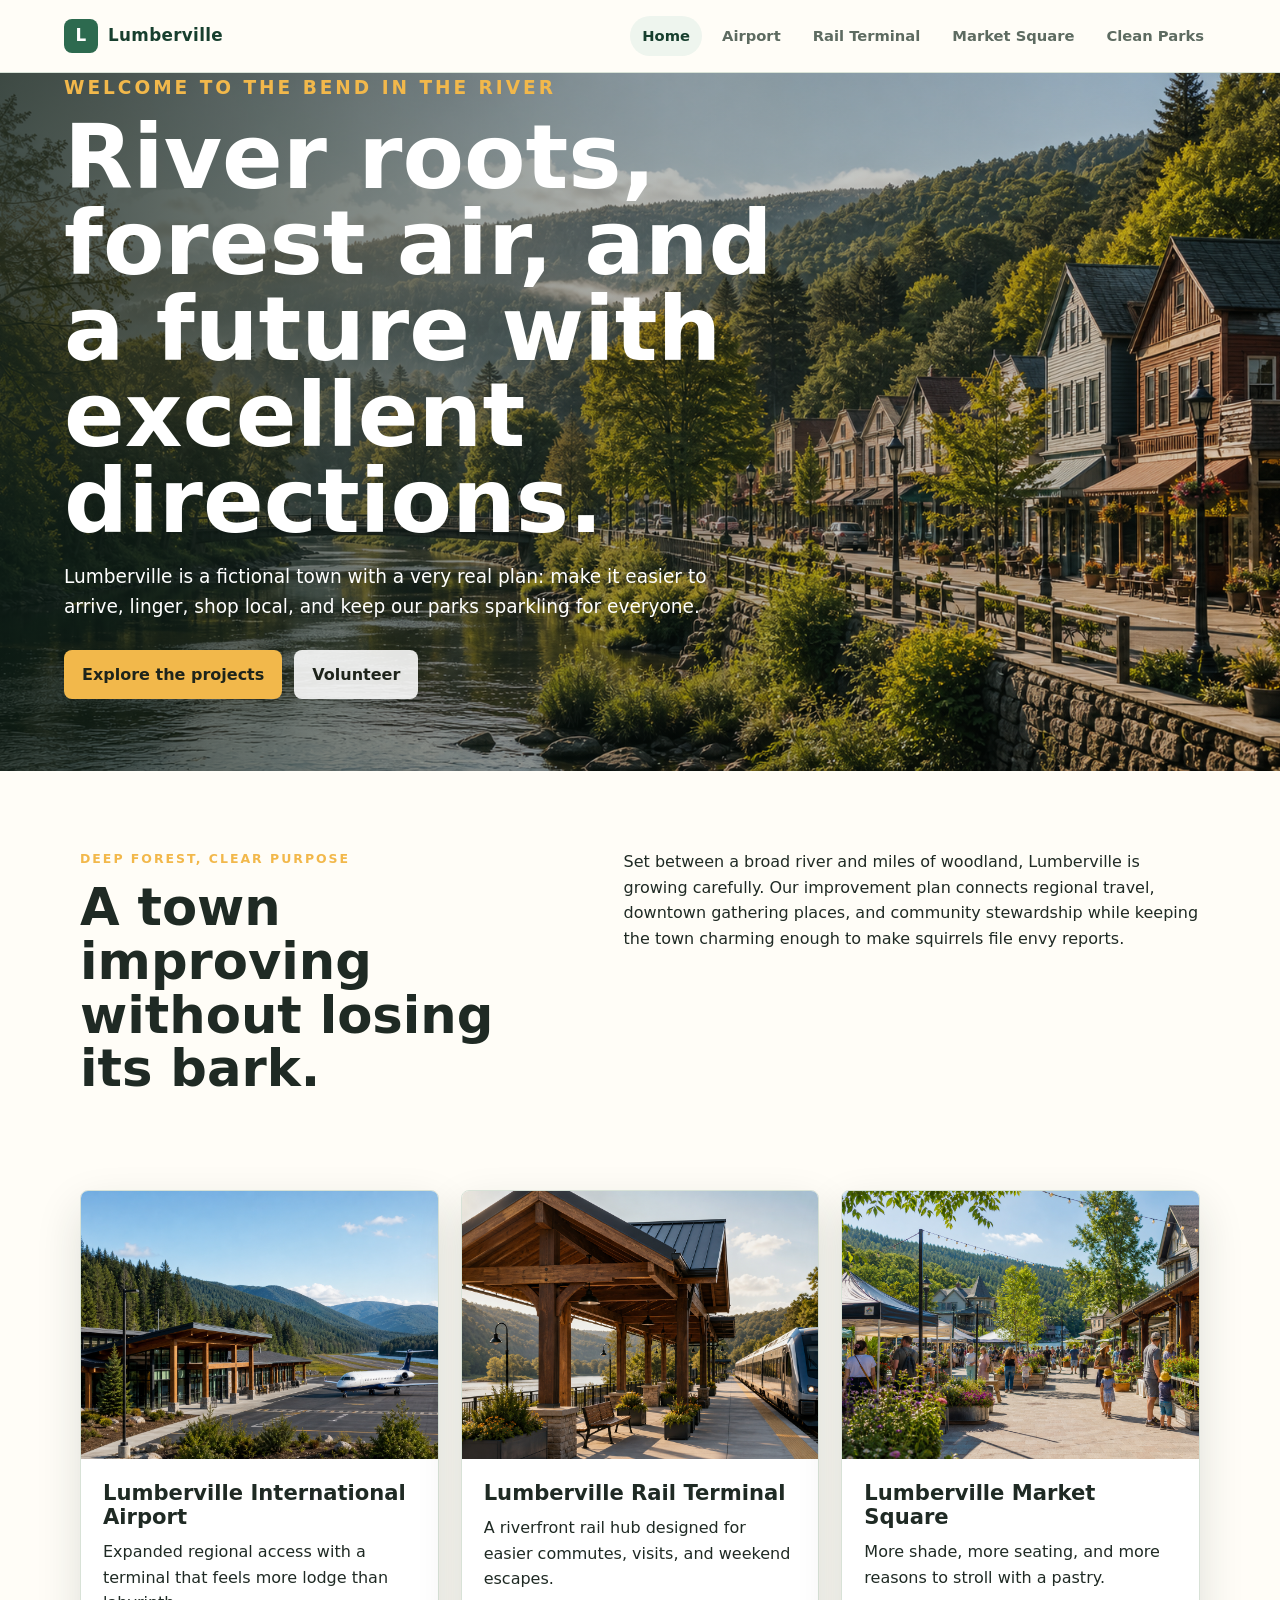
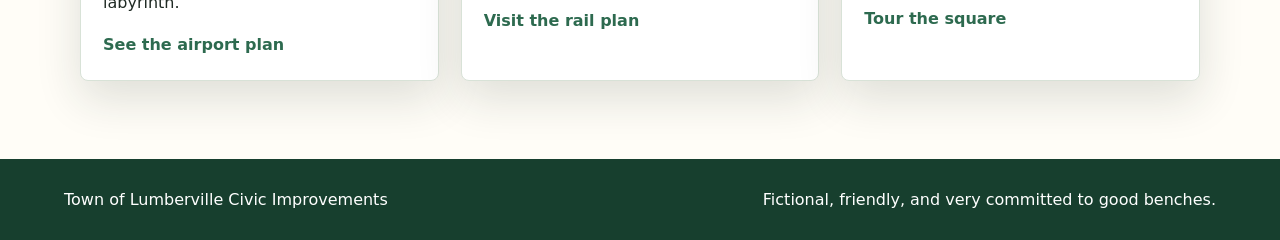
<file: index.html>
<!doctype html>
<html lang="en">
  <head>
    <meta charset="utf-8" />
    <meta name="viewport" content="width=device-width, initial-scale=1" />
    <title>Lumberville | River Roots, Bright Routes</title>
    <link rel="stylesheet" href="assets/styles.css" />
  </head>
  <body>
    <header class="site-header">
      <a class="brand" href="index.html" aria-label="Lumberville home">
        <span class="brand-mark">L</span>
        <span>Lumberville</span>
      </a>
      <nav class="nav" aria-label="Main navigation">
        <a class="active" href="index.html">Home</a>
        <a href="airport.html">Airport</a>
        <a href="rail-terminal.html">Rail Terminal</a>
        <a href="market-square.html">Market Square</a>
        <a href="clean-parks.html">Clean Parks</a>
      </nav>
    </header>

    <main>
      <section class="hero">
        <img src="assets/lumberville-riverfront.png" alt="Lumberville riverfront with forested hills and main street" />
        <div class="hero-copy">
          <p class="eyebrow">Welcome to the bend in the river</p>
          <h1>River roots, forest air, and a future with excellent directions.</h1>
          <p>
            Lumberville is a fictional town with a very real plan: make it easier to arrive,
            linger, shop local, and keep our parks sparkling for everyone.
          </p>
          <div class="button-row">
            <a class="button" href="market-square.html">Explore the projects</a>
            <a class="button secondary" href="clean-parks.html">Volunteer</a>
          </div>
        </div>
      </section>

      <section class="section intro-grid">
        <div>
          <p class="eyebrow">Deep forest, clear purpose</p>
          <h2>A town improving without losing its bark.</h2>
        </div>
        <p>
          Set between a broad river and miles of woodland, Lumberville is growing carefully.
          Our improvement plan connects regional travel, downtown gathering places, and
          community stewardship while keeping the town charming enough to make squirrels file
          envy reports.
        </p>
      </section>

      <section class="section cards" aria-label="Town improvement projects">
        <article class="card">
          <img src="assets/airport.png" alt="Modern timber airport terminal surrounded by forest" />
          <div>
            <h3>Lumberville International Airport</h3>
            <p>Expanded regional access with a terminal that feels more lodge than labyrinth.</p>
            <a href="airport.html">See the airport plan</a>
          </div>
        </article>
        <article class="card">
          <img src="assets/rail-terminal.png" alt="Riverfront rail terminal with a train beside a timber canopy" />
          <div>
            <h3>Lumberville Rail Terminal</h3>
            <p>A riverfront rail hub designed for easier commutes, visits, and weekend escapes.</p>
            <a href="rail-terminal.html">Visit the rail plan</a>
          </div>
        </article>
        <article class="card">
          <img src="assets/market-square.png" alt="Busy open-air market square with stalls and planters" />
          <div>
            <h3>Lumberville Market Square</h3>
            <p>More shade, more seating, and more reasons to stroll with a pastry.</p>
            <a href="market-square.html">Tour the square</a>
          </div>
        </article>
      </section>
    </main>

    <footer class="site-footer">
      <p>Town of Lumberville Civic Improvements</p>
      <p>Fictional, friendly, and very committed to good benches.</p>
    </footer>
  </body>
</html>
</file>
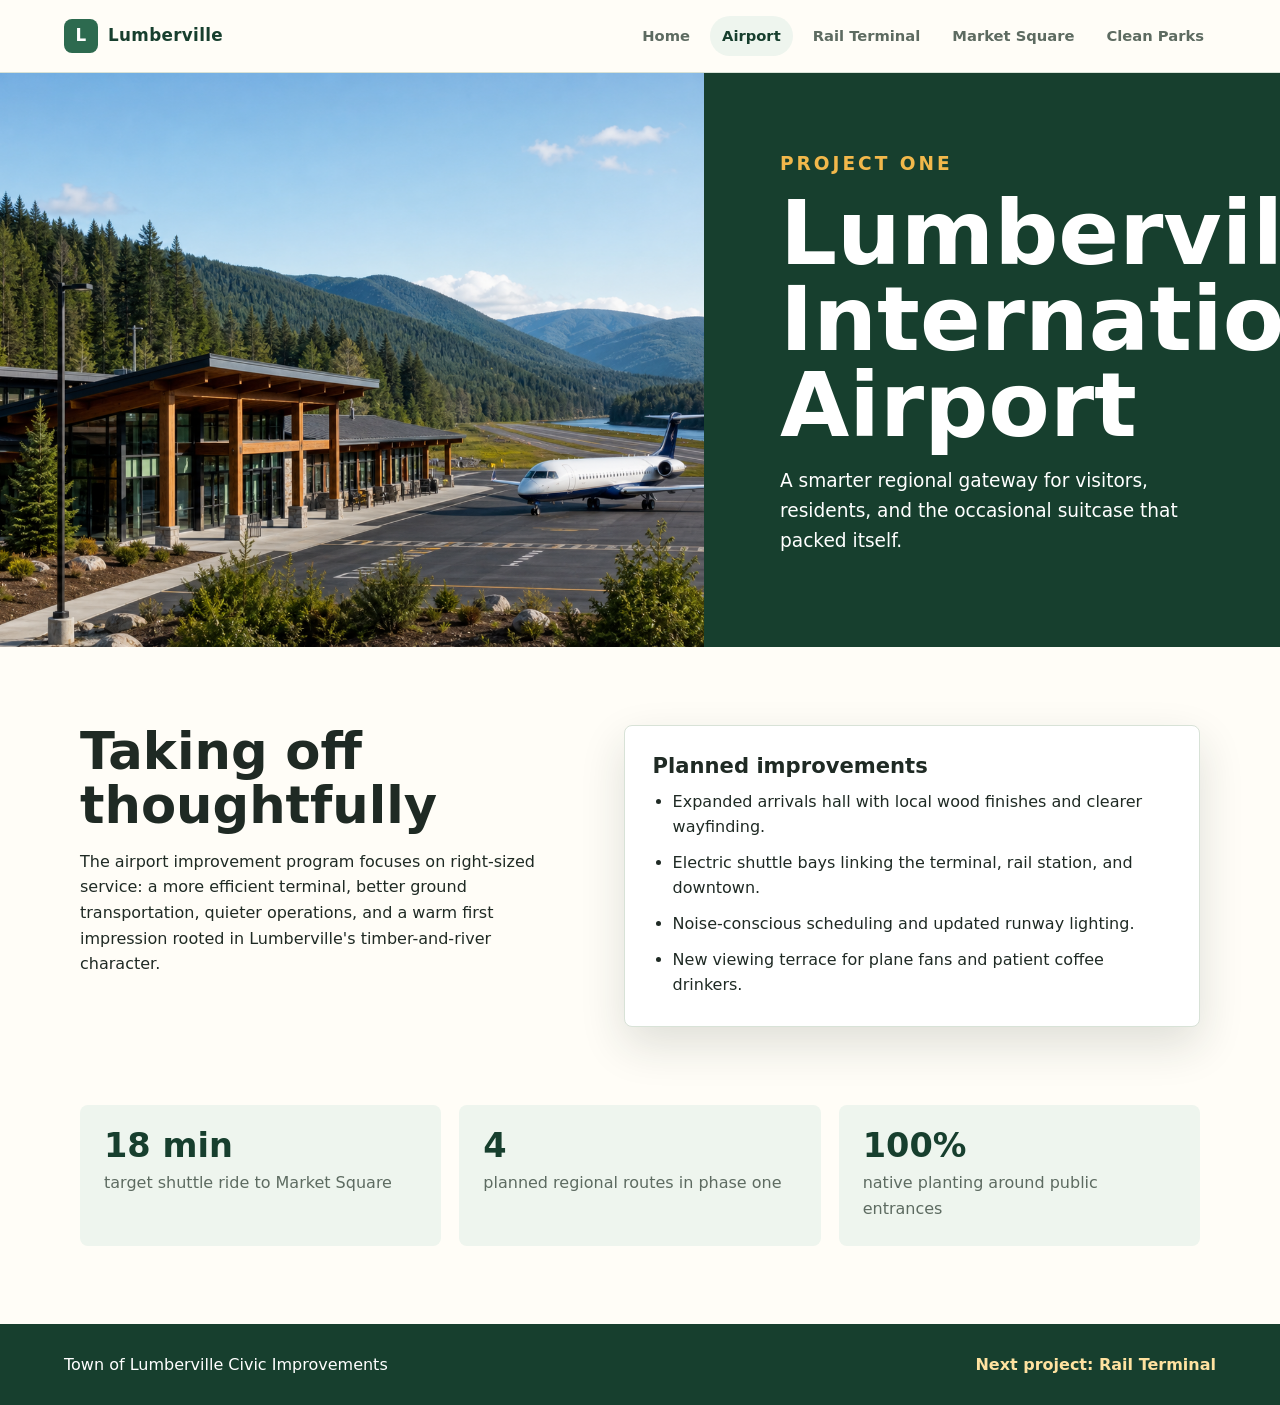
<file: airport.html>
<!doctype html>
<html lang="en">
  <head>
    <meta charset="utf-8" />
    <meta name="viewport" content="width=device-width, initial-scale=1" />
    <title>Lumberville International Airport | Lumberville</title>
    <link rel="stylesheet" href="assets/styles.css" />
  </head>
  <body>
    <header class="site-header">
      <a class="brand" href="index.html"><span class="brand-mark">L</span><span>Lumberville</span></a>
      <nav class="nav" aria-label="Main navigation">
        <a href="index.html">Home</a>
        <a class="active" href="airport.html">Airport</a>
        <a href="rail-terminal.html">Rail Terminal</a>
        <a href="market-square.html">Market Square</a>
        <a href="clean-parks.html">Clean Parks</a>
      </nav>
    </header>

    <main>
      <section class="page-hero">
        <img src="assets/airport.png" alt="Modern airport terminal and runway in a forested valley" />
        <div>
          <p class="eyebrow">Project one</p>
          <h1>Lumberville International Airport</h1>
          <p>
            A smarter regional gateway for visitors, residents, and the occasional suitcase that
            packed itself.
          </p>
        </div>
      </section>

      <section class="section two-column">
        <div>
          <h2>Taking off thoughtfully</h2>
          <p>
            The airport improvement program focuses on right-sized service: a more efficient
            terminal, better ground transportation, quieter operations, and a warm first
            impression rooted in Lumberville's timber-and-river character.
          </p>
        </div>
        <div class="panel">
          <h3>Planned improvements</h3>
          <ul>
            <li>Expanded arrivals hall with local wood finishes and clearer wayfinding.</li>
            <li>Electric shuttle bays linking the terminal, rail station, and downtown.</li>
            <li>Noise-conscious scheduling and updated runway lighting.</li>
            <li>New viewing terrace for plane fans and patient coffee drinkers.</li>
          </ul>
        </div>
      </section>

      <section class="section stats">
        <div><strong>18 min</strong><span>target shuttle ride to Market Square</span></div>
        <div><strong>4</strong><span>planned regional routes in phase one</span></div>
        <div><strong>100%</strong><span>native planting around public entrances</span></div>
      </section>
    </main>

    <footer class="site-footer">
      <p>Town of Lumberville Civic Improvements</p>
      <p><a href="rail-terminal.html">Next project: Rail Terminal</a></p>
    </footer>
  </body>
</html>
</file>
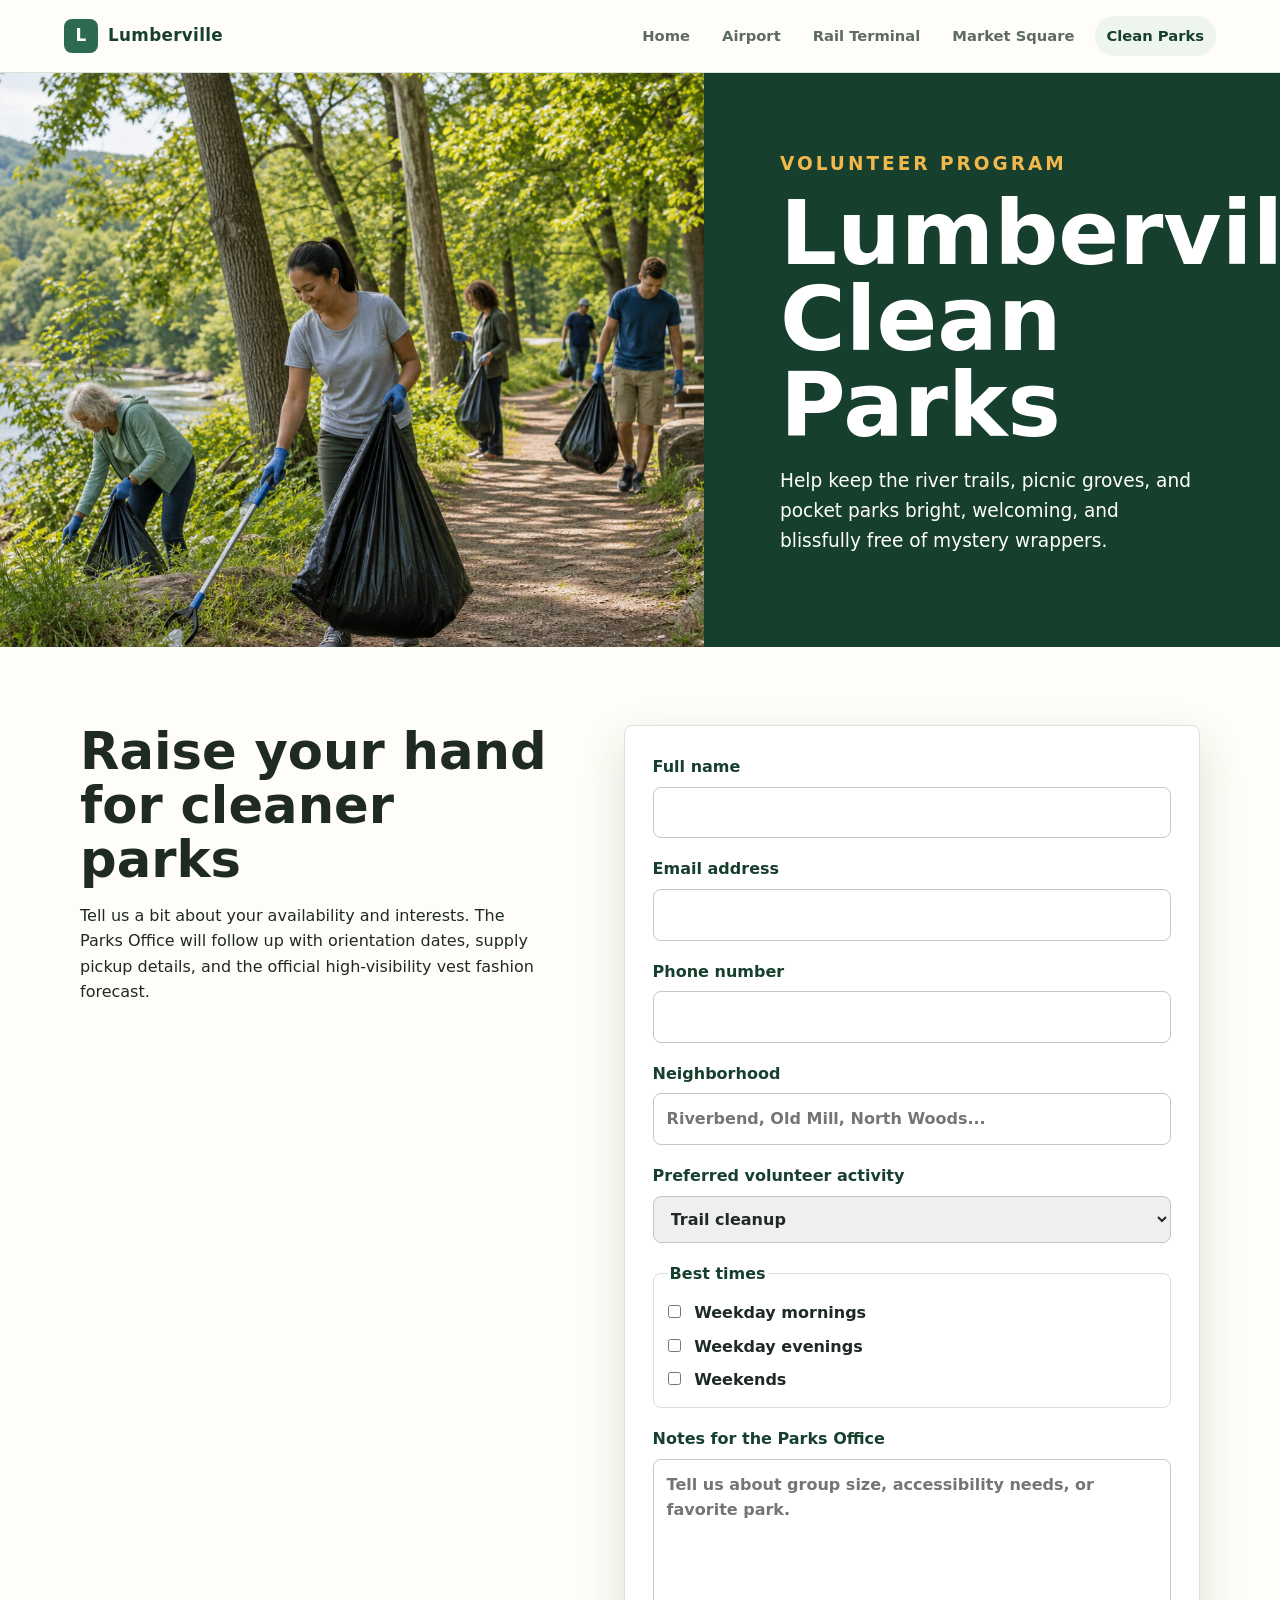
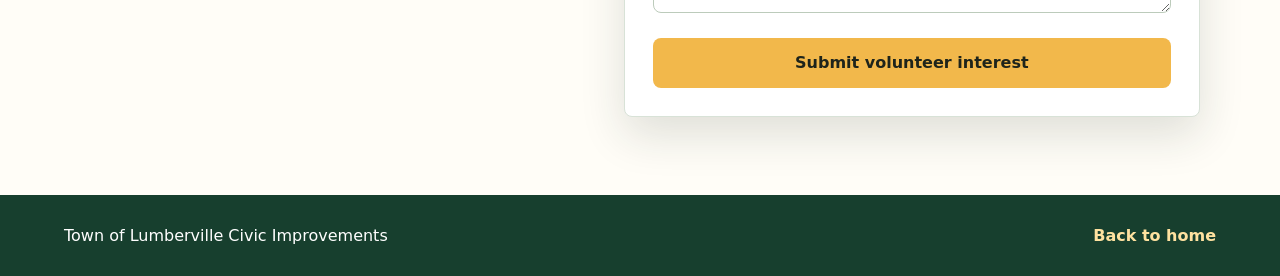
<file: clean-parks.html>
<!doctype html>
<html lang="en">
  <head>
    <meta charset="utf-8" />
    <meta name="viewport" content="width=device-width, initial-scale=1" />
    <title>Clean Parks Volunteer Form | Lumberville</title>
    <link rel="stylesheet" href="assets/styles.css" />
  </head>
  <body>
    <header class="site-header">
      <a class="brand" href="index.html"><span class="brand-mark">L</span><span>Lumberville</span></a>
      <nav class="nav" aria-label="Main navigation">
        <a href="index.html">Home</a>
        <a href="airport.html">Airport</a>
        <a href="rail-terminal.html">Rail Terminal</a>
        <a href="market-square.html">Market Square</a>
        <a class="active" href="clean-parks.html">Clean Parks</a>
      </nav>
    </header>

    <main>
      <section class="page-hero">
        <img src="assets/clean-parks.png" alt="Volunteers cleaning a riverside park trail" />
        <div>
          <p class="eyebrow">Volunteer program</p>
          <h1>Lumberville Clean Parks</h1>
          <p>
            Help keep the river trails, picnic groves, and pocket parks bright, welcoming, and
            blissfully free of mystery wrappers.
          </p>
        </div>
      </section>

      <section class="section form-layout">
        <div>
          <h2>Raise your hand for cleaner parks</h2>
          <p>
            Tell us a bit about your availability and interests. The Parks Office will follow up
            with orientation dates, supply pickup details, and the official high-visibility vest
            fashion forecast.
          </p>
        </div>

        <form class="volunteer-form" action="#" method="post">
          <label>
            Full name
            <input type="text" name="name" autocomplete="name" required />
          </label>
          <label>
            Email address
            <input type="email" name="email" autocomplete="email" required />
          </label>
          <label>
            Phone number
            <input type="tel" name="phone" autocomplete="tel" />
          </label>
          <label>
            Neighborhood
            <input type="text" name="neighborhood" placeholder="Riverbend, Old Mill, North Woods..." />
          </label>
          <label>
            Preferred volunteer activity
            <select name="activity">
              <option>Trail cleanup</option>
              <option>Riverbank litter sweep</option>
              <option>Native planting day</option>
              <option>Event setup and check-in</option>
            </select>
          </label>
          <fieldset>
            <legend>Best times</legend>
            <label><input type="checkbox" name="time" value="weekday-morning" /> Weekday mornings</label>
            <label><input type="checkbox" name="time" value="weekday-evening" /> Weekday evenings</label>
            <label><input type="checkbox" name="time" value="weekend" /> Weekends</label>
          </fieldset>
          <label>
            Notes for the Parks Office
            <textarea name="notes" rows="5" placeholder="Tell us about group size, accessibility needs, or favorite park."></textarea>
          </label>
          <button class="button" type="submit">Submit volunteer interest</button>
        </form>
      </section>
    </main>

    <footer class="site-footer">
      <p>Town of Lumberville Civic Improvements</p>
      <p><a href="index.html">Back to home</a></p>
    </footer>
  </body>
</html>
</file>
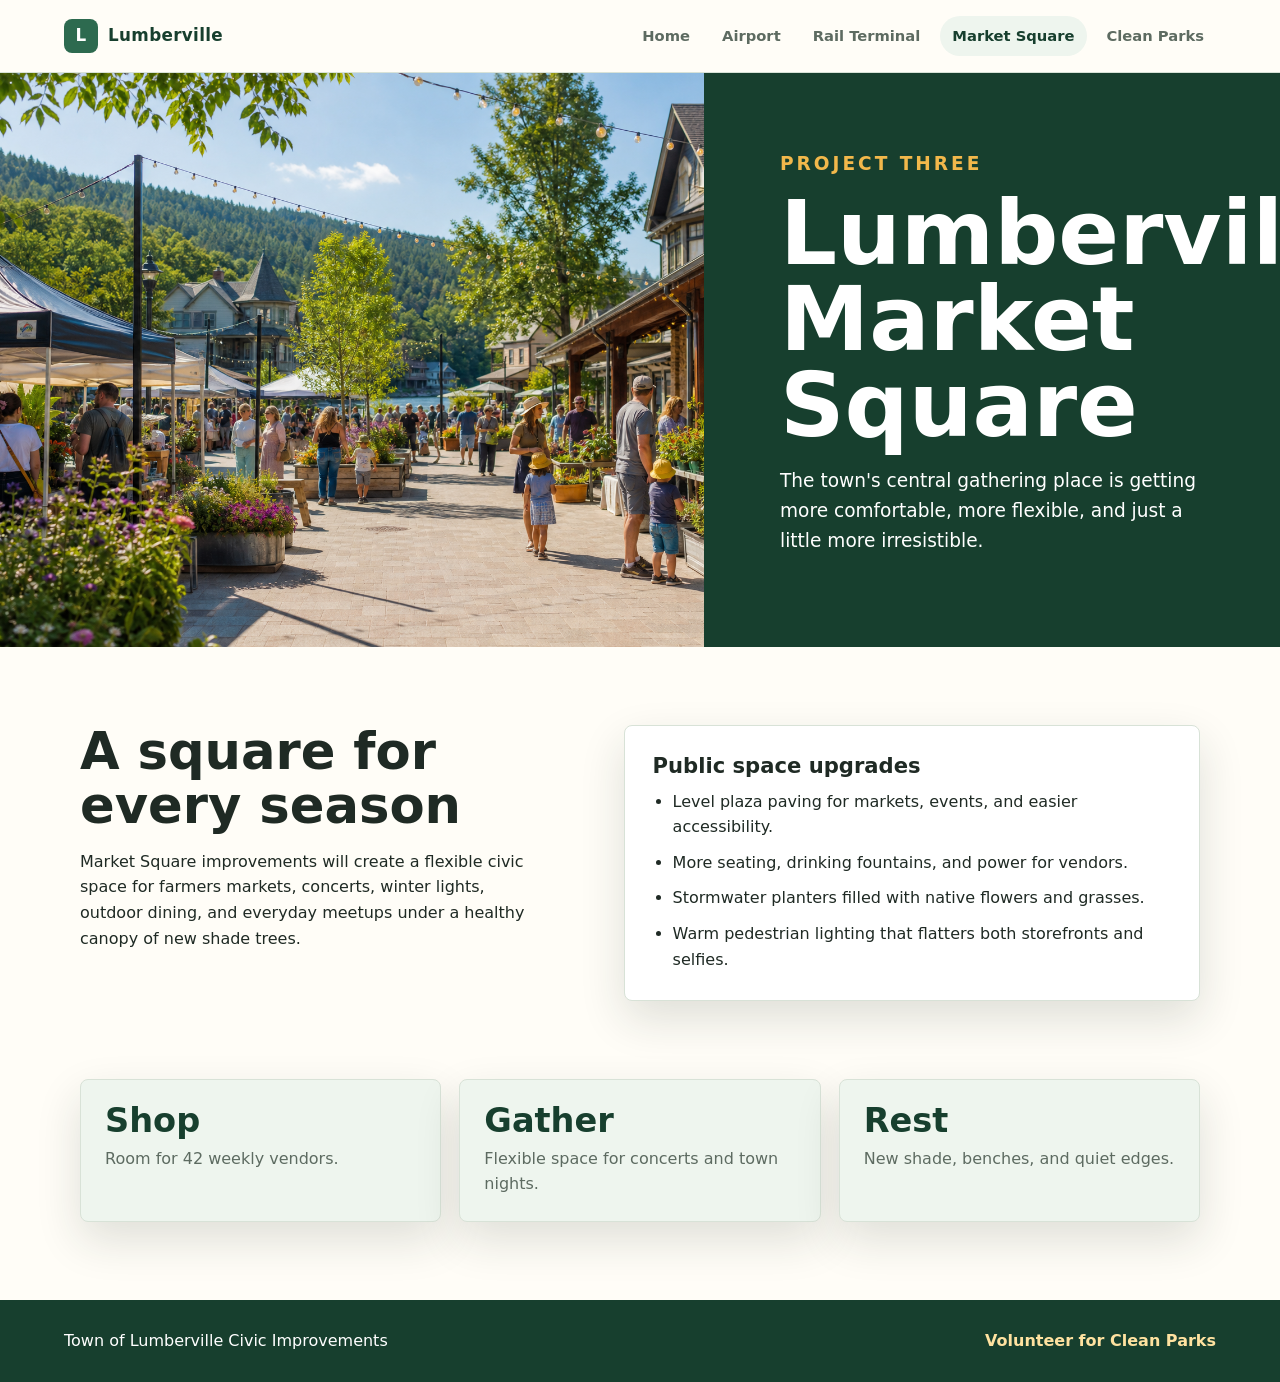
<file: market-square.html>
<!doctype html>
<html lang="en">
  <head>
    <meta charset="utf-8" />
    <meta name="viewport" content="width=device-width, initial-scale=1" />
    <title>Lumberville Market Square | Lumberville</title>
    <link rel="stylesheet" href="assets/styles.css" />
  </head>
  <body>
    <header class="site-header">
      <a class="brand" href="index.html"><span class="brand-mark">L</span><span>Lumberville</span></a>
      <nav class="nav" aria-label="Main navigation">
        <a href="index.html">Home</a>
        <a href="airport.html">Airport</a>
        <a href="rail-terminal.html">Rail Terminal</a>
        <a class="active" href="market-square.html">Market Square</a>
        <a href="clean-parks.html">Clean Parks</a>
      </nav>
    </header>

    <main>
      <section class="page-hero">
        <img src="assets/market-square.png" alt="Open-air market square with vendors, flowers, and forested hills" />
        <div>
          <p class="eyebrow">Project three</p>
          <h1>Lumberville Market Square</h1>
          <p>
            The town's central gathering place is getting more comfortable, more flexible, and
            just a little more irresistible.
          </p>
        </div>
      </section>

      <section class="section two-column">
        <div>
          <h2>A square for every season</h2>
          <p>
            Market Square improvements will create a flexible civic space for farmers markets,
            concerts, winter lights, outdoor dining, and everyday meetups under a healthy canopy
            of new shade trees.
          </p>
        </div>
        <div class="panel">
          <h3>Public space upgrades</h3>
          <ul>
            <li>Level plaza paving for markets, events, and easier accessibility.</li>
            <li>More seating, drinking fountains, and power for vendors.</li>
            <li>Stormwater planters filled with native flowers and grasses.</li>
            <li>Warm pedestrian lighting that flatters both storefronts and selfies.</li>
          </ul>
        </div>
      </section>

      <section class="section cards compact">
        <article class="mini-card"><strong>Shop</strong><span>Room for 42 weekly vendors.</span></article>
        <article class="mini-card"><strong>Gather</strong><span>Flexible space for concerts and town nights.</span></article>
        <article class="mini-card"><strong>Rest</strong><span>New shade, benches, and quiet edges.</span></article>
      </section>
    </main>

    <footer class="site-footer">
      <p>Town of Lumberville Civic Improvements</p>
      <p><a href="clean-parks.html">Volunteer for Clean Parks</a></p>
    </footer>
  </body>
</html>
</file>
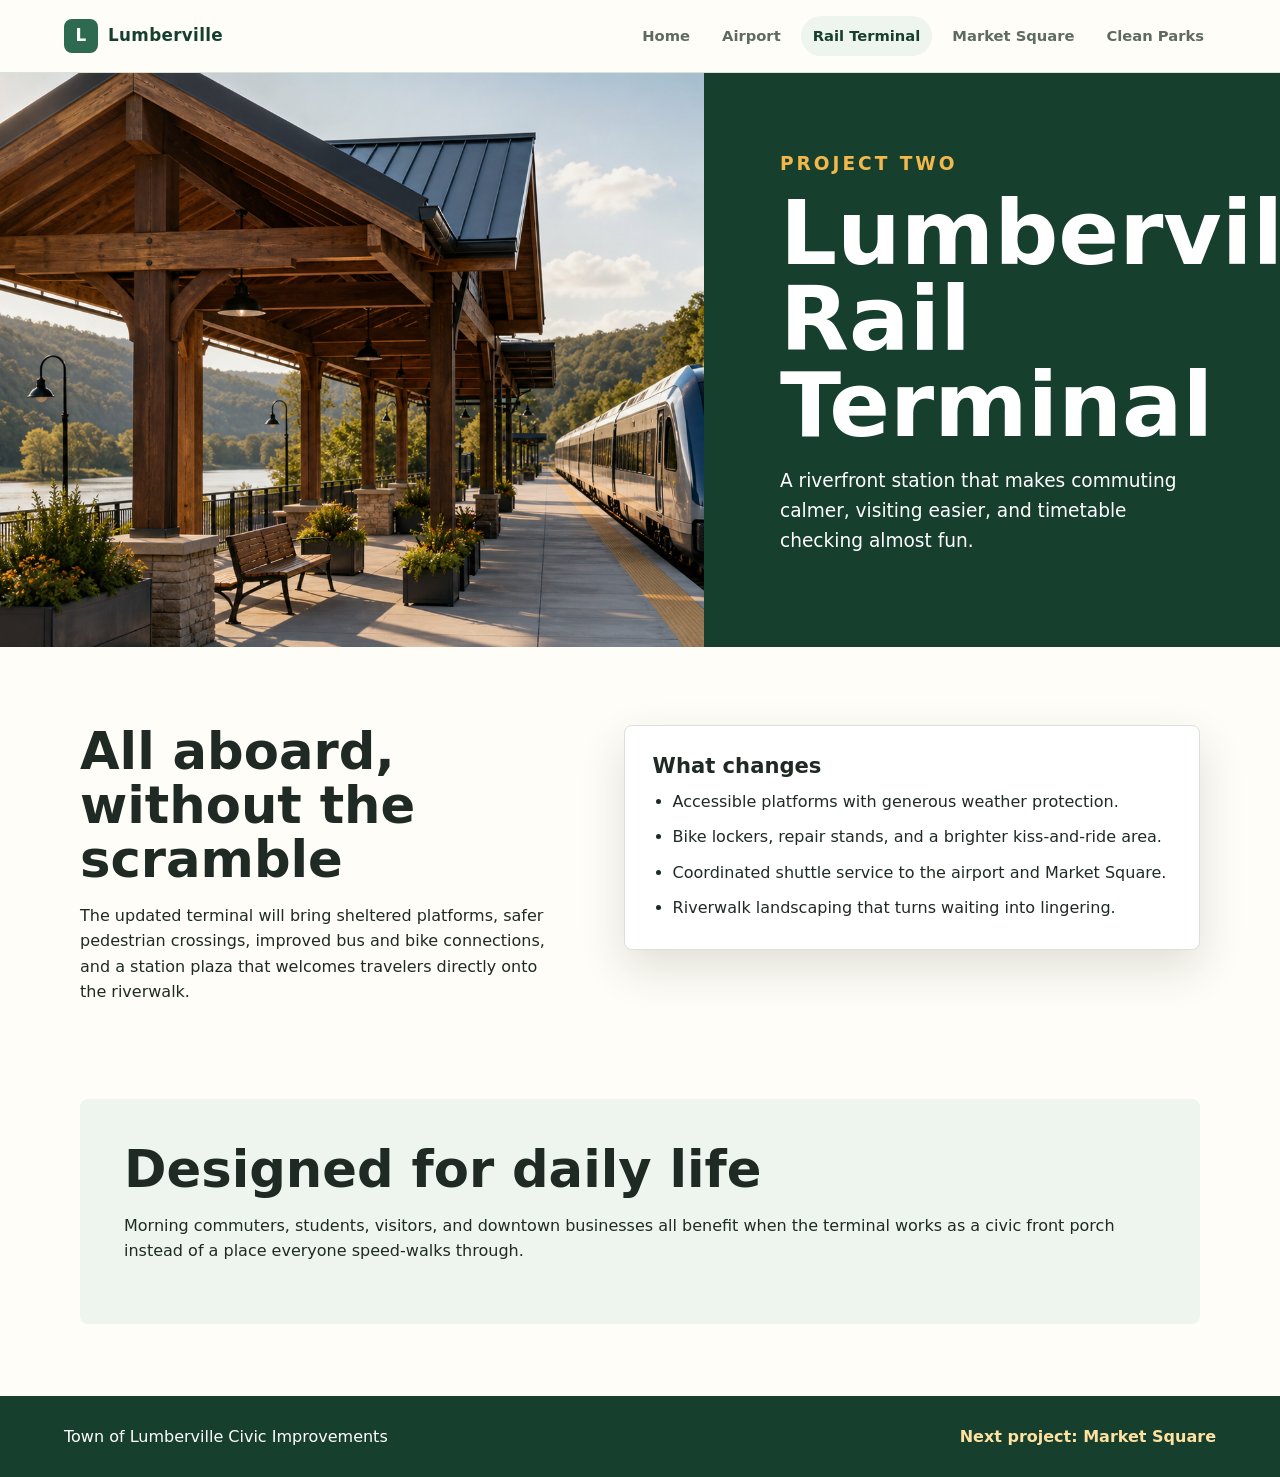
<file: rail-terminal.html>
<!doctype html>
<html lang="en">
  <head>
    <meta charset="utf-8" />
    <meta name="viewport" content="width=device-width, initial-scale=1" />
    <title>Lumberville Rail Terminal | Lumberville</title>
    <link rel="stylesheet" href="assets/styles.css" />
  </head>
  <body>
    <header class="site-header">
      <a class="brand" href="index.html"><span class="brand-mark">L</span><span>Lumberville</span></a>
      <nav class="nav" aria-label="Main navigation">
        <a href="index.html">Home</a>
        <a href="airport.html">Airport</a>
        <a class="active" href="rail-terminal.html">Rail Terminal</a>
        <a href="market-square.html">Market Square</a>
        <a href="clean-parks.html">Clean Parks</a>
      </nav>
    </header>

    <main>
      <section class="page-hero">
        <img src="assets/rail-terminal.png" alt="A train at a timber rail platform beside the river" />
        <div>
          <p class="eyebrow">Project two</p>
          <h1>Lumberville Rail Terminal</h1>
          <p>
            A riverfront station that makes commuting calmer, visiting easier, and timetable
            checking almost fun.
          </p>
        </div>
      </section>

      <section class="section two-column">
        <div>
          <h2>All aboard, without the scramble</h2>
          <p>
            The updated terminal will bring sheltered platforms, safer pedestrian crossings,
            improved bus and bike connections, and a station plaza that welcomes travelers
            directly onto the riverwalk.
          </p>
        </div>
        <div class="panel">
          <h3>What changes</h3>
          <ul>
            <li>Accessible platforms with generous weather protection.</li>
            <li>Bike lockers, repair stands, and a brighter kiss-and-ride area.</li>
            <li>Coordinated shuttle service to the airport and Market Square.</li>
            <li>Riverwalk landscaping that turns waiting into lingering.</li>
          </ul>
        </div>
      </section>

      <section class="section callout">
        <h2>Designed for daily life</h2>
        <p>
          Morning commuters, students, visitors, and downtown businesses all benefit when the
          terminal works as a civic front porch instead of a place everyone speed-walks through.
        </p>
      </section>
    </main>

    <footer class="site-footer">
      <p>Town of Lumberville Civic Improvements</p>
      <p><a href="market-square.html">Next project: Market Square</a></p>
    </footer>
  </body>
</html>
</file>
<file: assets/styles.css>
:root {
  --ink: #1f2a24;
  --muted: #5d6b61;
  --leaf: #2d6a4f;
  --leaf-dark: #173f2e;
  --river: #2f7f97;
  --sun: #f2b84b;
  --paper: #fffdf7;
  --mist: #eef5ee;
  --line: #d8e2d7;
  --shadow: 0 18px 45px rgba(31, 42, 36, 0.14);
}

* {
  box-sizing: border-box;
}

body {
  margin: 0;
  background: var(--paper);
  color: var(--ink);
  font-family: Inter, ui-sans-serif, system-ui, -apple-system, BlinkMacSystemFont, "Segoe UI", sans-serif;
  line-height: 1.6;
}

img {
  display: block;
  max-width: 100%;
}

a {
  color: var(--leaf);
  font-weight: 700;
  text-decoration: none;
}

a:hover {
  color: var(--river);
}

.site-header {
  position: sticky;
  top: 0;
  z-index: 10;
  display: flex;
  align-items: center;
  justify-content: space-between;
  gap: 24px;
  padding: 16px clamp(20px, 5vw, 72px);
  background: rgba(255, 253, 247, 0.94);
  border-bottom: 1px solid var(--line);
  backdrop-filter: blur(12px);
}

.brand {
  display: inline-flex;
  align-items: center;
  gap: 10px;
  color: var(--leaf-dark);
  font-size: 1.05rem;
  letter-spacing: 0.02em;
}

.brand-mark {
  display: grid;
  width: 34px;
  height: 34px;
  place-items: center;
  border-radius: 8px;
  background: var(--leaf);
  color: white;
  font-weight: 900;
}

.nav {
  display: flex;
  flex-wrap: wrap;
  justify-content: flex-end;
  gap: 8px;
}

.nav a {
  border-radius: 999px;
  color: var(--muted);
  font-size: 0.92rem;
  padding: 8px 12px;
}

.nav a:hover,
.nav a.active {
  background: var(--mist);
  color: var(--leaf-dark);
}

.hero {
  position: relative;
  min-height: 680px;
  display: grid;
  align-items: end;
  overflow: hidden;
}

.hero img {
  position: absolute;
  inset: 0;
  width: 100%;
  height: 100%;
  object-fit: cover;
}

.hero::after {
  content: "";
  position: absolute;
  inset: 0;
  background: linear-gradient(90deg, rgba(12, 28, 21, 0.78), rgba(12, 28, 21, 0.28) 52%, rgba(12, 28, 21, 0.1));
}

.hero-copy {
  position: relative;
  z-index: 1;
  width: min(720px, calc(100% - 40px));
  margin: 0 clamp(20px, 5vw, 72px) 72px;
  color: white;
}

.hero h1,
.page-hero h1 {
  margin: 0 0 18px;
  font-size: clamp(2.5rem, 7vw, 5.8rem);
  line-height: 0.96;
  letter-spacing: 0;
}

.hero p,
.page-hero p {
  max-width: 660px;
  font-size: 1.16rem;
}

.eyebrow {
  margin: 0 0 12px;
  color: var(--sun);
  font-size: 0.78rem;
  font-weight: 900;
  letter-spacing: 0.16em;
  text-transform: uppercase;
}

.button-row {
  display: flex;
  flex-wrap: wrap;
  gap: 12px;
  margin-top: 28px;
}

.button {
  display: inline-flex;
  align-items: center;
  justify-content: center;
  min-height: 46px;
  border: 0;
  border-radius: 8px;
  background: var(--sun);
  color: #1e241b;
  cursor: pointer;
  font: inherit;
  font-weight: 900;
  padding: 12px 18px;
}

.button:hover {
  background: #ffd06d;
  color: #1e241b;
}

.button.secondary {
  background: rgba(255, 255, 255, 0.88);
}

.section {
  width: min(1120px, calc(100% - 40px));
  margin: 0 auto;
  padding: 78px 0;
}

.intro-grid,
.two-column,
.form-layout {
  display: grid;
  grid-template-columns: minmax(0, 0.9fr) minmax(0, 1.1fr);
  gap: clamp(28px, 6vw, 72px);
  align-items: start;
}

h2 {
  margin: 0 0 16px;
  font-size: clamp(2rem, 4vw, 3.2rem);
  line-height: 1.05;
}

h3 {
  margin: 0 0 10px;
  font-size: 1.32rem;
  line-height: 1.15;
}

p {
  margin: 0 0 16px;
}

.cards {
  display: grid;
  grid-template-columns: repeat(3, minmax(0, 1fr));
  gap: 22px;
  padding-top: 0;
}

.card,
.panel,
.mini-card,
.volunteer-form {
  border: 1px solid var(--line);
  border-radius: 8px;
  background: white;
  box-shadow: var(--shadow);
}

.card {
  overflow: hidden;
}

.card img {
  width: 100%;
  aspect-ratio: 4 / 3;
  object-fit: cover;
}

.card div {
  padding: 22px;
}

.page-hero {
  display: grid;
  grid-template-columns: minmax(0, 1.1fr) minmax(320px, 0.9fr);
  min-height: 520px;
  background: var(--leaf-dark);
  color: white;
}

.page-hero > * {
  min-width: 0;
}

.page-hero img {
  width: 100%;
  height: 100%;
  object-fit: cover;
}

.page-hero div {
  align-self: center;
  padding: clamp(36px, 6vw, 76px);
}

.panel {
  padding: 28px;
}

ul {
  margin: 0;
  padding-left: 20px;
}

li + li {
  margin-top: 10px;
}

.stats,
.compact {
  grid-template-columns: repeat(3, minmax(0, 1fr));
  display: grid;
  gap: 18px;
  padding-top: 0;
}

.stats div,
.mini-card {
  padding: 24px;
  background: var(--mist);
  border-radius: 8px;
}

.stats strong,
.mini-card strong {
  display: block;
  color: var(--leaf-dark);
  font-size: 2.1rem;
  line-height: 1;
}

.stats span,
.mini-card span {
  display: block;
  margin-top: 8px;
  color: var(--muted);
}

.callout {
  margin-bottom: 72px;
  border-radius: 8px;
  background: var(--mist);
  padding: 44px;
}

.volunteer-form {
  display: grid;
  gap: 18px;
  padding: 28px;
}

label,
legend {
  color: var(--leaf-dark);
  font-weight: 800;
}

input,
select,
textarea {
  width: 100%;
  margin-top: 7px;
  border: 1px solid #bccbbb;
  border-radius: 8px;
  color: var(--ink);
  font: inherit;
  padding: 12px 13px;
}

input:focus,
select:focus,
textarea:focus {
  border-color: var(--river);
  outline: 3px solid rgba(47, 127, 151, 0.18);
}

fieldset {
  display: grid;
  gap: 8px;
  margin: 0;
  border: 1px solid var(--line);
  border-radius: 8px;
  padding: 14px;
}

fieldset label {
  color: var(--ink);
  font-weight: 600;
}

fieldset input {
  width: auto;
  margin: 0 8px 0 0;
}

.site-footer {
  display: flex;
  flex-wrap: wrap;
  justify-content: space-between;
  gap: 16px;
  padding: 28px clamp(20px, 5vw, 72px);
  background: var(--leaf-dark);
  color: white;
}

.site-footer p {
  margin: 0;
}

.site-footer a {
  color: #ffe2a0;
}

@media (max-width: 860px) {
  .site-header {
    align-items: flex-start;
    flex-direction: column;
  }

  .nav {
    justify-content: flex-start;
  }

  .hero {
    min-height: 620px;
  }

  .hero h1,
  .page-hero h1 {
    font-size: clamp(2.4rem, 13vw, 4.4rem);
  }

  .intro-grid,
  .two-column,
  .form-layout,
  .page-hero,
  .cards,
  .stats,
  .compact {
    grid-template-columns: 1fr;
  }

  .page-hero img {
    height: 330px;
  }

  .section {
    padding: 56px 0;
  }
}

@media (max-width: 560px) {
  .nav a {
    padding: 7px 9px;
  }

  .hero-copy {
    margin-bottom: 42px;
  }

  .page-hero div,
  .callout {
    padding: 28px 20px;
  }
}
</file>
